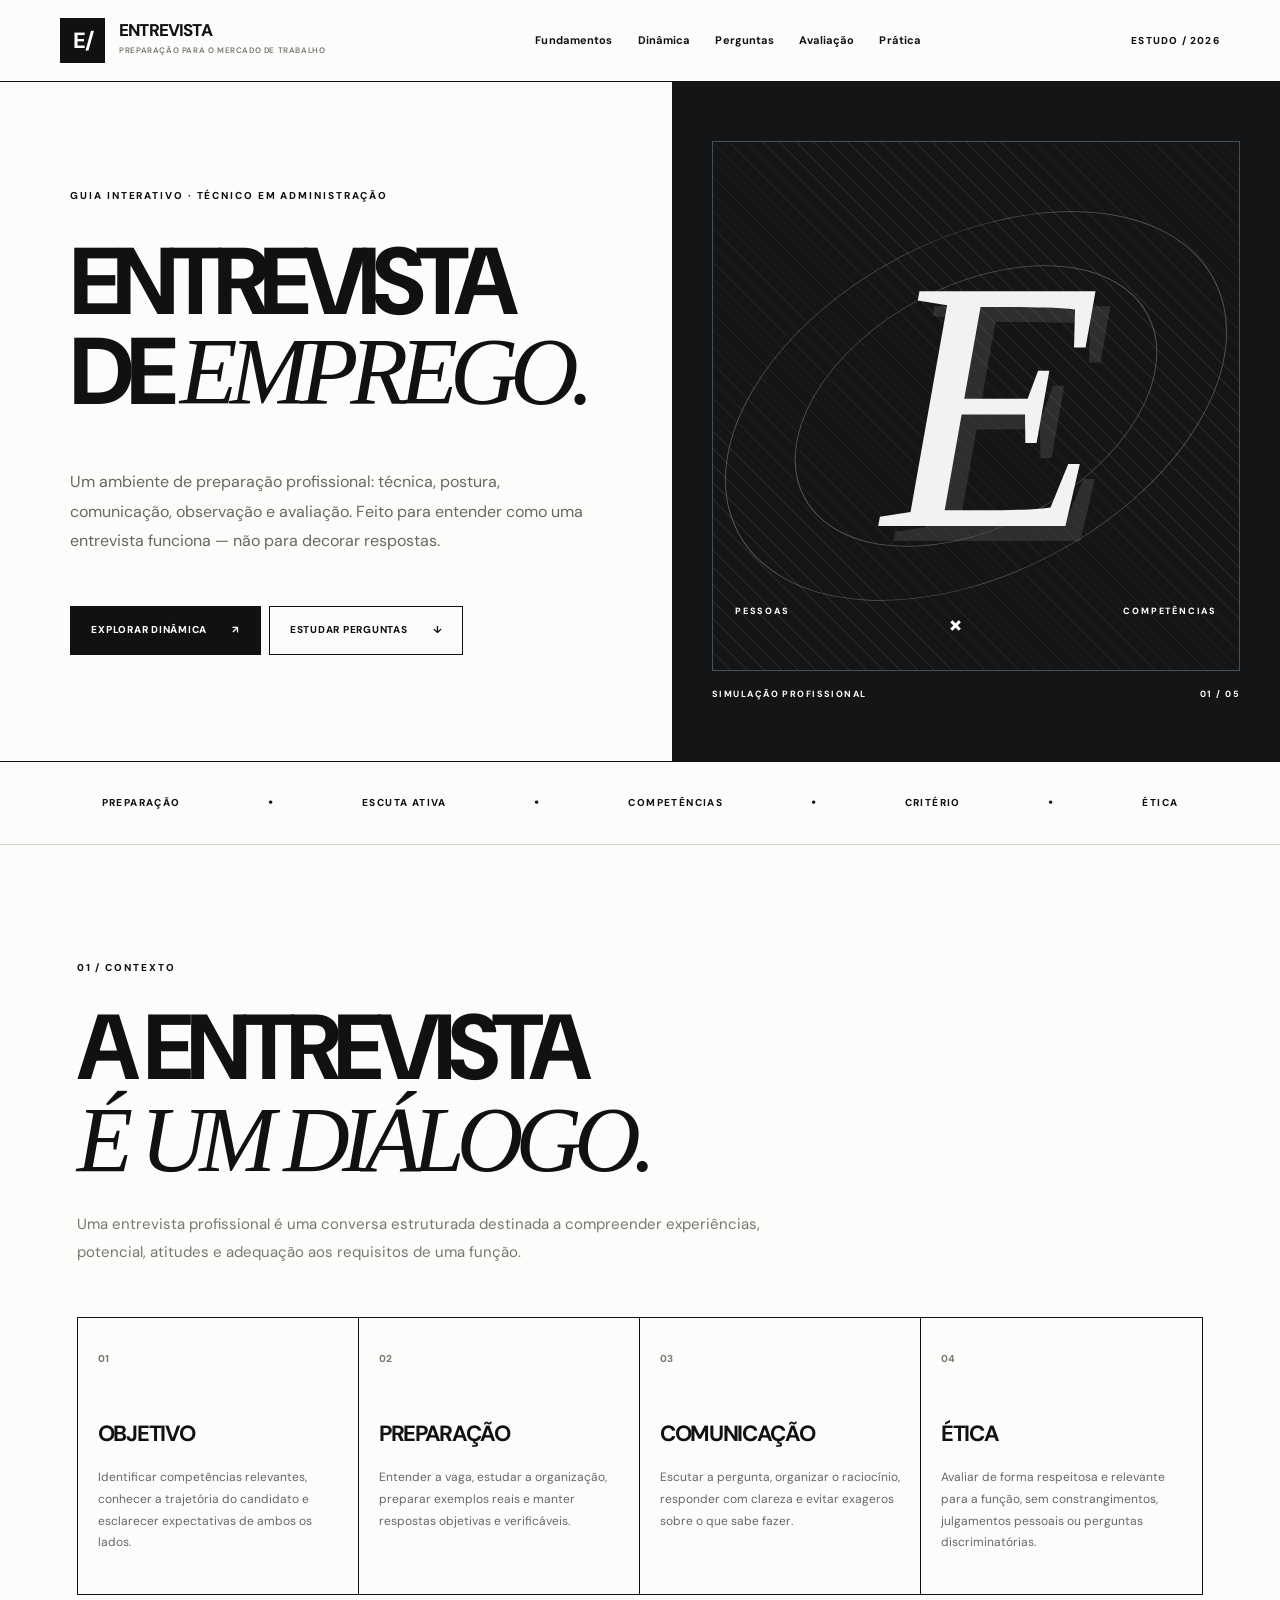
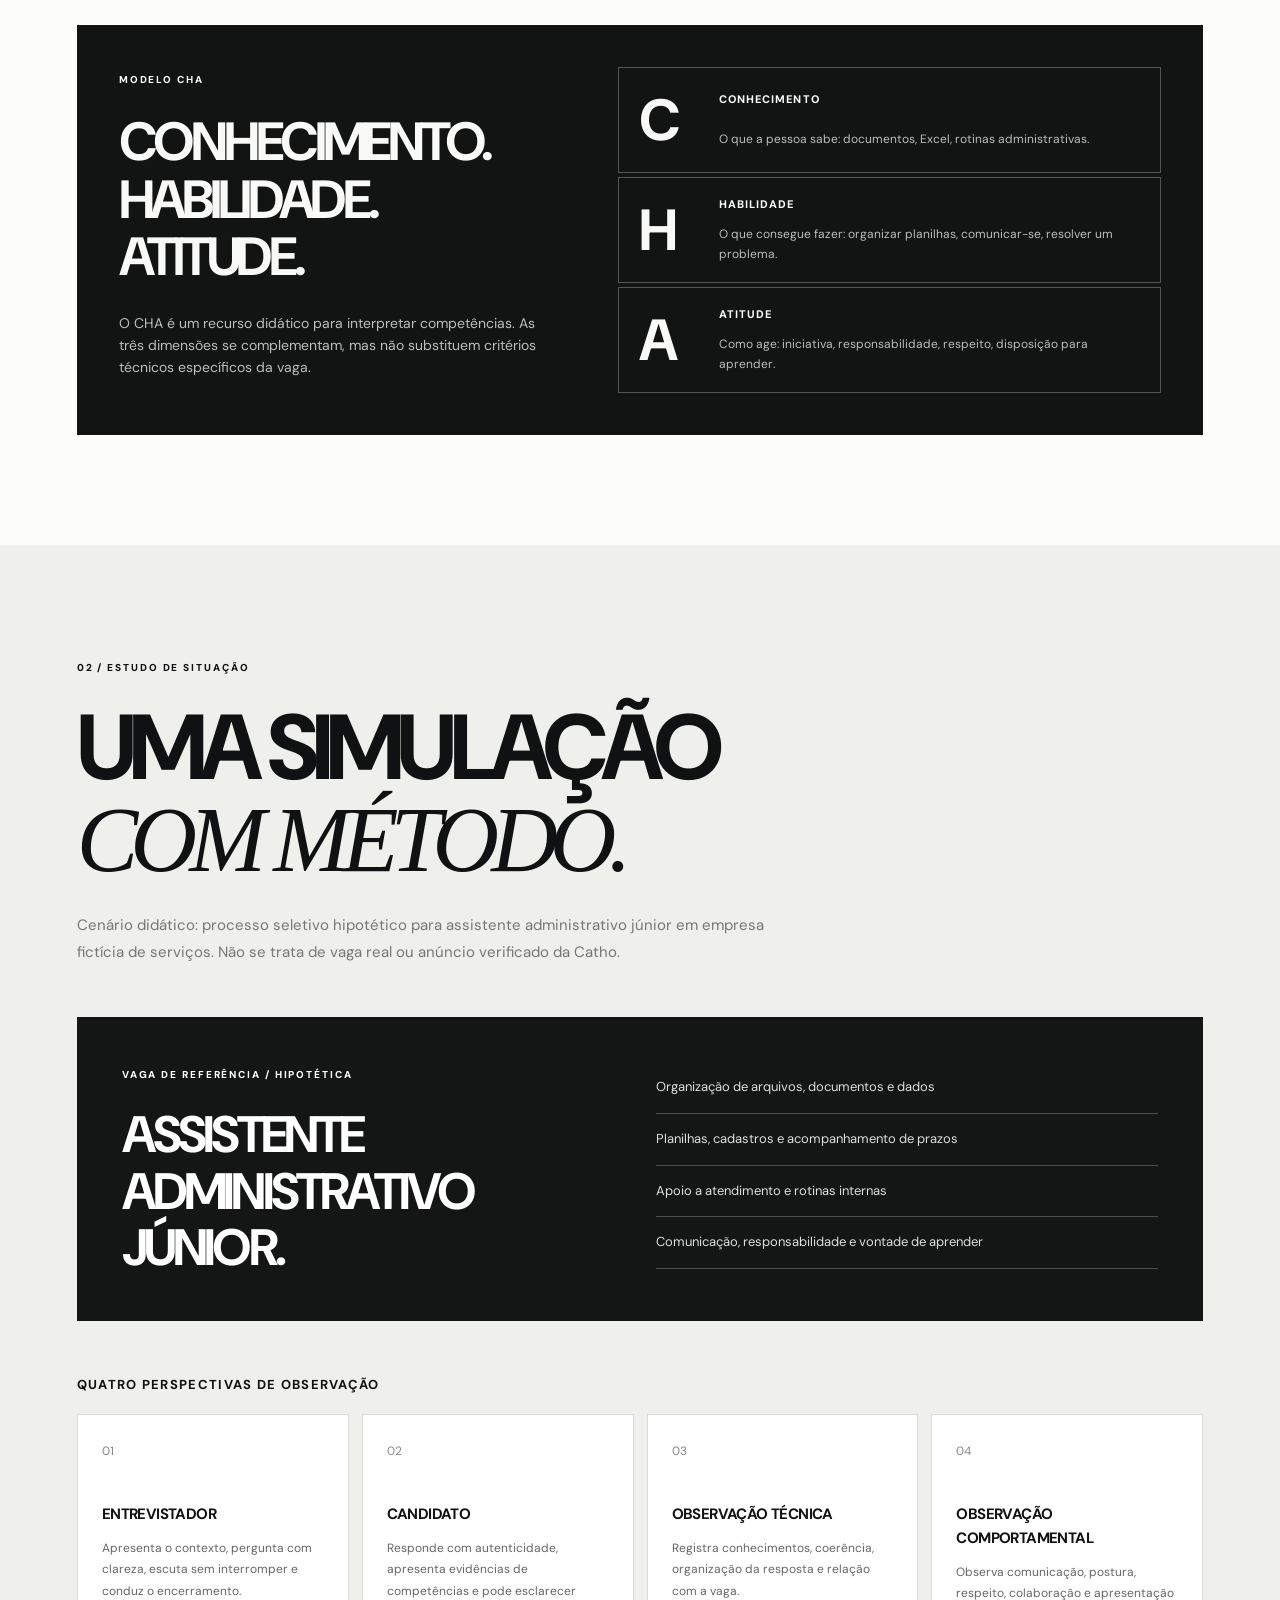
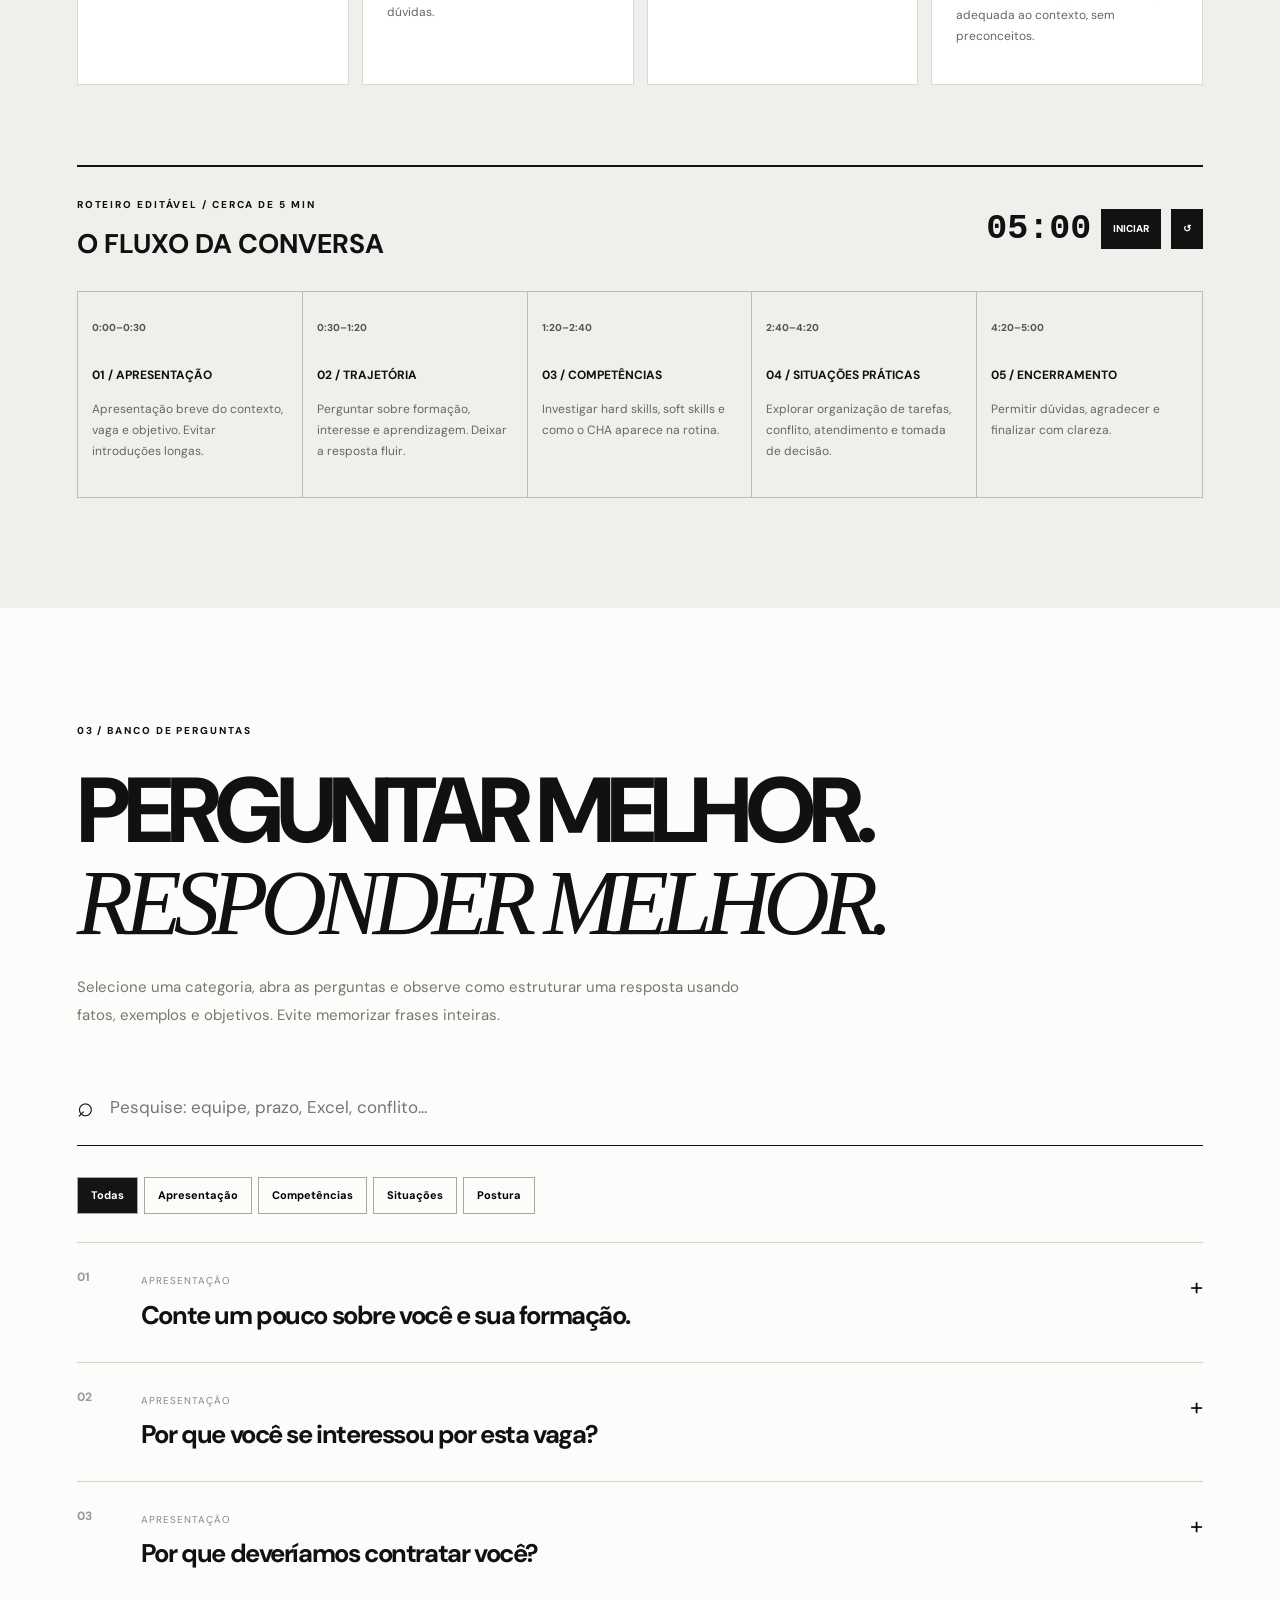
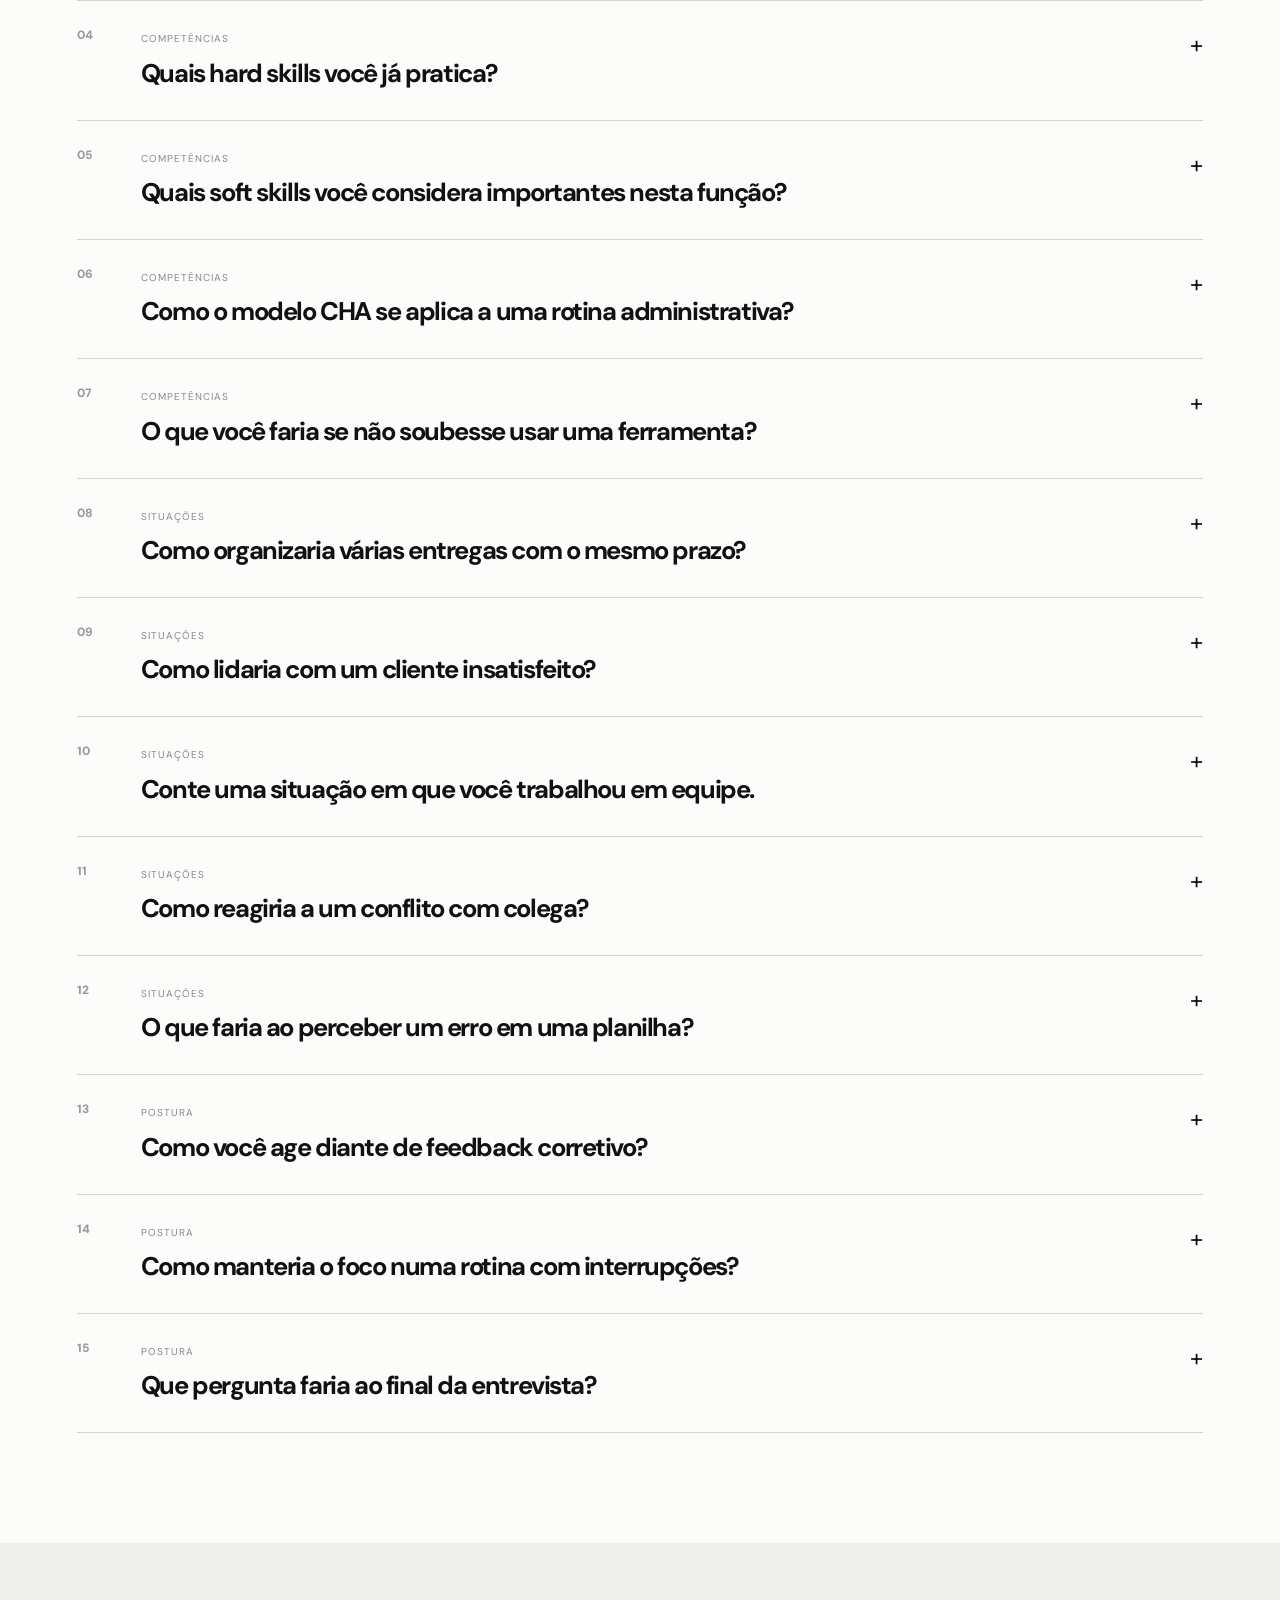
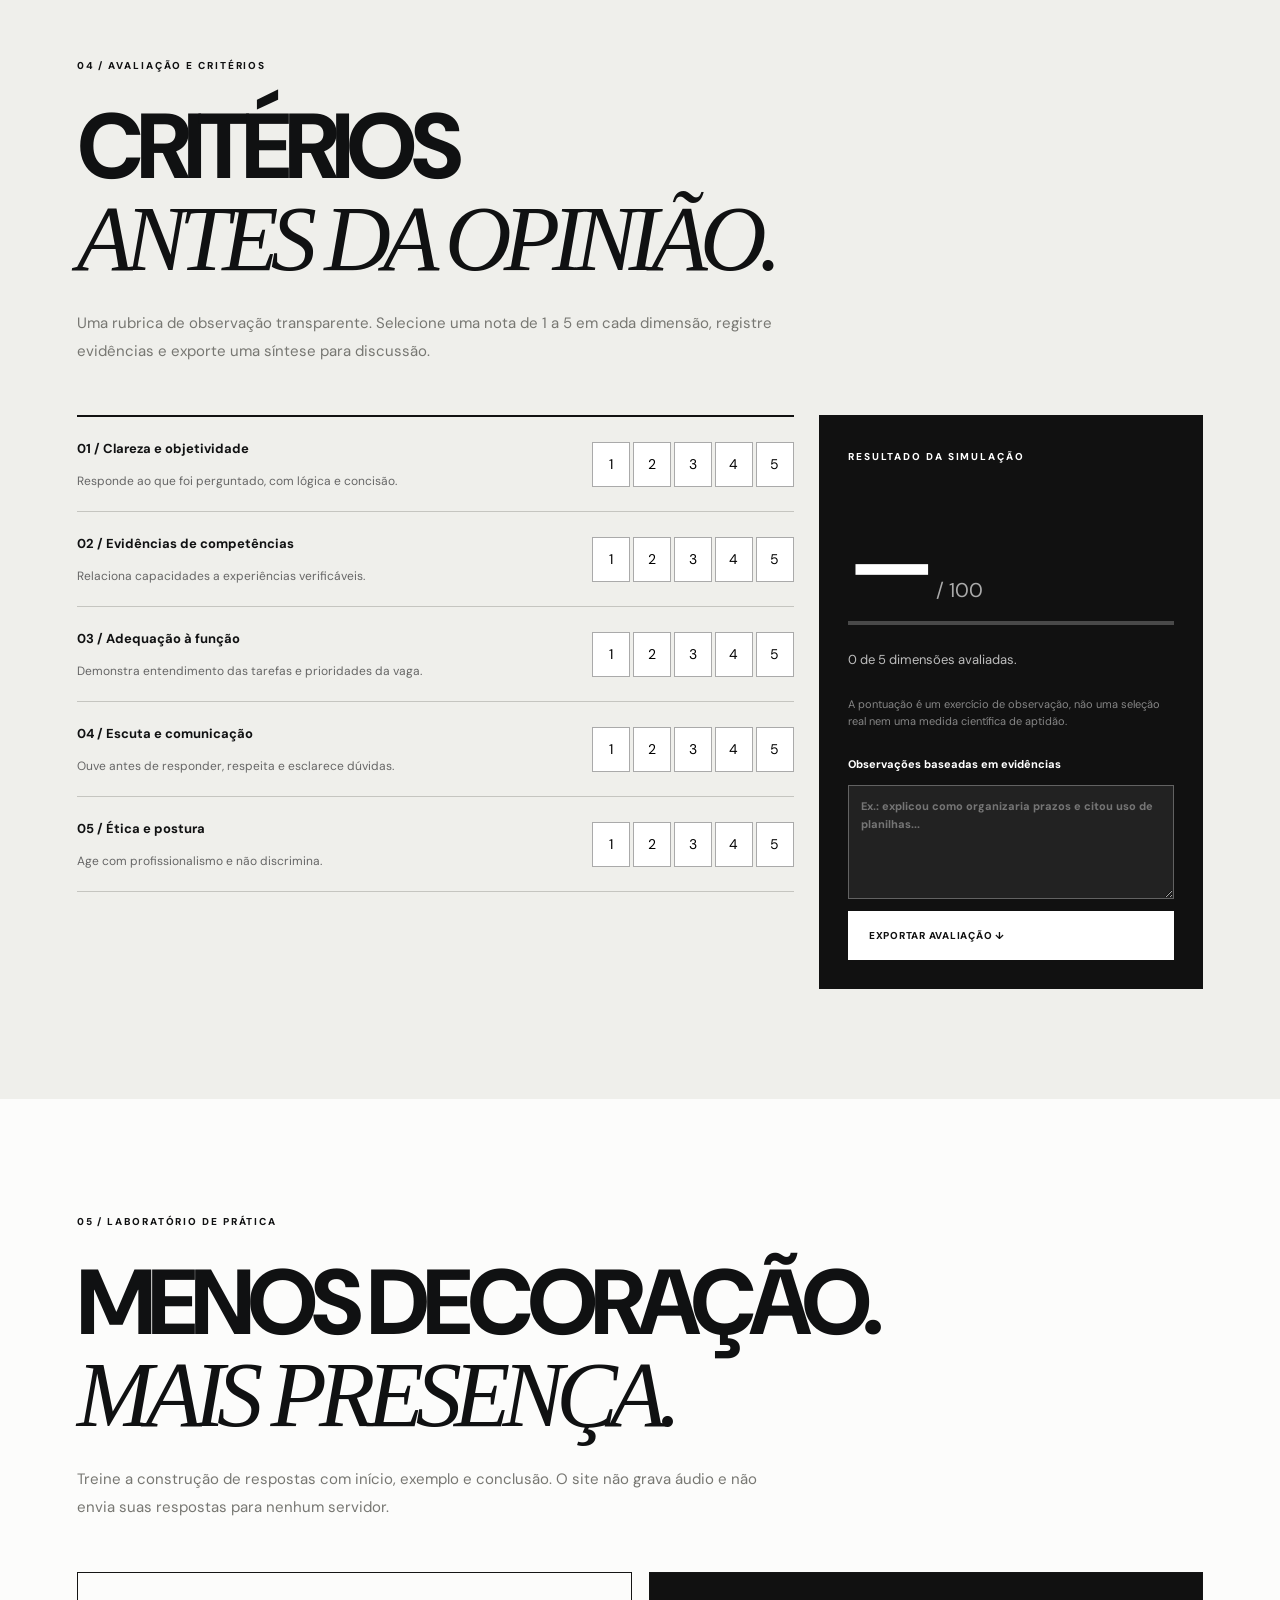
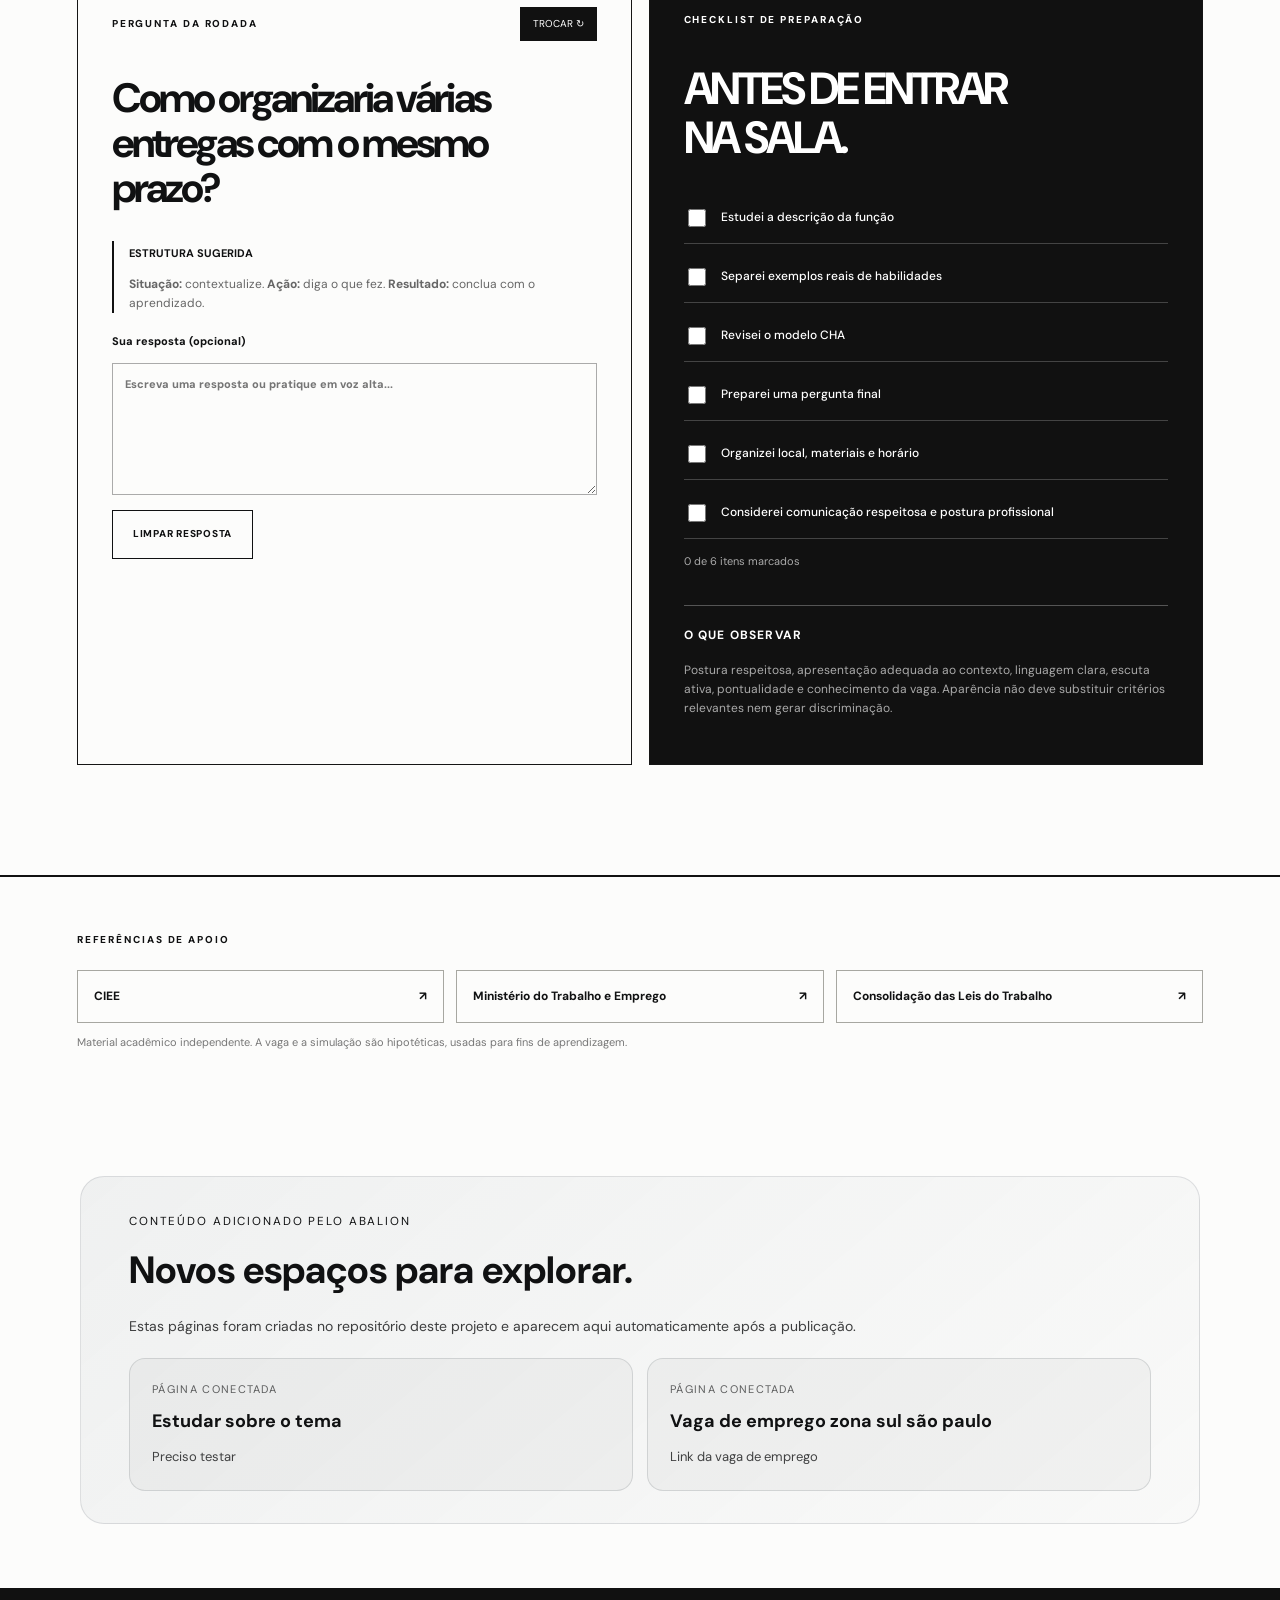
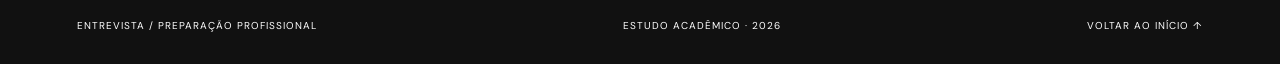
<file: index.html>
<!doctype html><html lang="pt-BR"><head><meta charset="utf-8"><meta name="viewport" content="width=device-width,initial-scale=1"><meta name="theme-color" content="#fafafa"><meta name="description" content="Entrevista de emprego: simulação, preparação profissional, competências e avaliação de uma dinâmica de recrutamento."><title>Entrevista de Emprego — PMT</title><link rel="icon" type="image/svg+xml" href="assets/favicon.svg"><link rel="stylesheet" href="assets/style.css"></head><body>
<div class="site"><header class="header"><a href="#inicio" class="brand"><span class="brand-symbol">E/</span><span>ENTREVISTA<br><small>PREPARAÇÃO PARA O MERCADO DE TRABALHO</small></span></a><nav aria-label="Conteúdo"><a href="#fundamentos">Fundamentos</a><a href="#dinamica">Dinâmica</a><a href="#perguntas">Perguntas</a><a href="#avaliacao">Avaliação</a><a href="#pratica">Prática</a></nav><div class="header-date">ESTUDO / 2026</div></header>
<main><section class="hero" id="inicio"><div class="hero-left"><span class="overline">GUIA INTERATIVO · TÉCNICO EM ADMINISTRAÇÃO</span><h1>ENTREVISTA<br>DE <em>EMPREGO.</em></h1><p>Um ambiente de preparação profissional: técnica, postura, comunicação, observação e avaliação. Feito para entender como uma entrevista funciona — não para decorar respostas.</p><div class="actions"><a class="primary" href="#dinamica">EXPLORAR DINÂMICA <span>↗</span></a><a class="secondary" href="#perguntas">ESTUDAR PERGUNTAS <span>↓</span></a></div></div><div class="hero-right"><div class="abstract-image"><div class="outline-ring ring1"></div><div class="outline-ring ring2"></div><div class="letter-e">E</div><div class="hero-label">PESSOAS <i>×</i> COMPETÊNCIAS</div></div><div class="image-caption"><span>SIMULAÇÃO PROFISSIONAL</span><span>01 / 05</span></div></div></section>
<div class="ticker"><span>PREPARAÇÃO</span><b>·</b><span>ESCUTA ATIVA</span><b>·</b><span>COMPETÊNCIAS</span><b>·</b><span>CRITÉRIO</span><b>·</b><span>ÉTICA</span></div>
<section id="fundamentos" class="section"><div class="section-head"><span class="index">01 / CONTEXTO</span><h2>A ENTREVISTA<br><em>É UM DIÁLOGO.</em></h2><p>Uma entrevista profissional é uma conversa estruturada destinada a compreender experiências, potencial, atitudes e adequação aos requisitos de uma função.</p></div><div class="concept-grid"><article><span class="number">01</span><h3>OBJETIVO</h3><p>Identificar competências relevantes, conhecer a trajetória do candidato e esclarecer expectativas de ambos os lados.</p></article><article><span class="number">02</span><h3>PREPARAÇÃO</h3><p>Entender a vaga, estudar a organização, preparar exemplos reais e manter respostas objetivas e verificáveis.</p></article><article><span class="number">03</span><h3>COMUNICAÇÃO</h3><p>Escutar a pergunta, organizar o raciocínio, responder com clareza e evitar exageros sobre o que sabe fazer.</p></article><article><span class="number">04</span><h3>ÉTICA</h3><p>Avaliar de forma respeitosa e relevante para a função, sem constrangimentos, julgamentos pessoais ou perguntas discriminatórias.</p></article></div><div class="cha"><div class="cha-intro"><span class="index">MODELO CHA</span><h3>CONHECIMENTO.<br>HABILIDADE.<br>ATITUDE.</h3><p>O CHA é um recurso didático para interpretar competências. As três dimensões se complementam, mas não substituem critérios técnicos específicos da vaga.</p></div><div class="cha-items"><div><b>C</b><span>CONHECIMENTO</span><p>O que a pessoa sabe: documentos, Excel, rotinas administrativas.</p></div><div><b>H</b><span>HABILIDADE</span><p>O que consegue fazer: organizar planilhas, comunicar-se, resolver um problema.</p></div><div><b>A</b><span>ATITUDE</span><p>Como age: iniciativa, responsabilidade, respeito, disposição para aprender.</p></div></div></div></section>
<section id="dinamica" class="section offwhite"><div class="section-head"><span class="index">02 / ESTUDO DE SITUAÇÃO</span><h2>UMA SIMULAÇÃO<br><em>COM MÉTODO.</em></h2><p>Cenário didático: processo seletivo hipotético para assistente administrativo júnior em empresa fictícia de serviços. Não se trata de vaga real ou anúncio verificado da Catho.</p></div><div class="job"><div><span class="overline">VAGA DE REFERÊNCIA / HIPOTÉTICA</span><h3>ASSISTENTE<br>ADMINISTRATIVO<br>JÚNIOR.</h3></div><ul><li>Organização de arquivos, documentos e dados</li><li>Planilhas, cadastros e acompanhamento de prazos</li><li>Apoio a atendimento e rotinas internas</li><li>Comunicação, responsabilidade e vontade de aprender</li></ul></div><h3 class="subheading">QUATRO PERSPECTIVAS DE OBSERVAÇÃO</h3><div class="roles"><article><span>01</span><h4>ENTREVISTADOR</h4><p>Apresenta o contexto, pergunta com clareza, escuta sem interromper e conduz o encerramento.</p></article><article><span>02</span><h4>CANDIDATO</h4><p>Responde com autenticidade, apresenta evidências de competências e pode esclarecer dúvidas.</p></article><article><span>03</span><h4>OBSERVAÇÃO TÉCNICA</h4><p>Registra conhecimentos, coerência, organização da resposta e relação com a vaga.</p></article><article><span>04</span><h4>OBSERVAÇÃO COMPORTAMENTAL</h4><p>Observa comunicação, postura, respeito, colaboração e apresentação adequada ao contexto, sem preconceitos.</p></article></div><div class="timeline"><div class="tline-head"><div><span class="index">ROTEIRO EDITÁVEL / CERCA DE 5 MIN</span><h3>O FLUXO DA CONVERSA</h3></div><div class="timer-control"><span id="clock">05:00</span><button id="timerToggle">INICIAR</button><button id="timerReset" aria-label="Reiniciar cronômetro">↺</button></div></div><div class="steps" id="steps"></div></div></section>
<section id="perguntas" class="section"><div class="section-head"><span class="index">03 / BANCO DE PERGUNTAS</span><h2>PERGUNTAR MELHOR.<br><em>RESPONDER MELHOR.</em></h2><p>Selecione uma categoria, abra as perguntas e observe como estruturar uma resposta usando fatos, exemplos e objetivos. Evite memorizar frases inteiras.</p></div><div class="question-controls"><label class="search"><span>⌕</span><input id="questionSearch" placeholder="Pesquise: equipe, prazo, Excel, conflito..." aria-label="Pesquisar perguntas"></label><div id="questionTags" class="tags"></div></div><div id="questionList" class="questions" aria-live="polite"></div></section>
<section id="avaliacao" class="section offwhite"><div class="section-head"><span class="index">04 / AVALIAÇÃO E CRITÉRIOS</span><h2>CRITÉRIOS<br><em>ANTES DA OPINIÃO.</em></h2><p>Uma rubrica de observação transparente. Selecione uma nota de 1 a 5 em cada dimensão, registre evidências e exporte uma síntese para discussão.</p></div><div class="rubric"><div class="rubric-controls" id="rubricRows"></div><div class="score-card"><span class="index">RESULTADO DA SIMULAÇÃO</span><div class="score"><strong id="score">—</strong><span>/ 100</span></div><div class="score-bar"><span id="scoreBar"></span></div><p id="scoreMessage">Avalie todas as dimensões para obter uma referência didática de desempenho.</p><p class="disclaimer">A pontuação é um exercício de observação, não uma seleção real nem uma medida científica de aptidão.</p><label>Observações baseadas em evidências<textarea id="rubricNotes" rows="5" placeholder="Ex.: explicou como organizaria prazos e citou uso de planilhas..."></textarea></label><button id="exportRubric" class="primary wide">EXPORTAR AVALIAÇÃO ↓</button></div></div></section>
<section id="pratica" class="section"><div class="section-head"><span class="index">05 / LABORATÓRIO DE PRÁTICA</span><h2>MENOS DECORAÇÃO.<br><em>MAIS PRESENÇA.</em></h2><p>Treine a construção de respostas com início, exemplo e conclusão. O site não grava áudio e não envia suas respostas para nenhum servidor.</p></div><div class="practice-grid"><div class="practice-card"><div class="practice-top"><span class="index">PERGUNTA DA RODADA</span><button id="newPrompt">TROCAR ↻</button></div><h3 id="practicePrompt">Descreva uma situação em que você precisou organizar várias tarefas.</h3><div class="practice-guide"><b>ESTRUTURA SUGERIDA</b><p><strong>Situação:</strong> contextualize. <strong>Ação:</strong> diga o que fez. <strong>Resultado:</strong> conclua com o aprendizado.</p></div><label>Sua resposta (opcional)<textarea id="practiceAnswer" rows="6" placeholder="Escreva uma resposta ou pratique em voz alta..."></textarea></label><button id="practiceClear" class="secondary">LIMPAR RESPOSTA</button></div><div class="practice-card dark"><span class="index">CHECKLIST DE PREPARAÇÃO</span><h3>ANTES DE ENTRAR<br>NA SALA.</h3><div id="prepChecklist" class="checklist"></div><div class="checkcount" id="checkCount">0 itens marcados</div><div class="separator"></div><h4>O QUE OBSERVAR</h4><p>Postura respeitosa, apresentação adequada ao contexto, linguagem clara, escuta ativa, pontualidade e conhecimento da vaga. Aparência não deve substituir critérios relevantes nem gerar discriminação.</p></div></div></section>
<section class="sources"><span class="index">REFERÊNCIAS DE APOIO</span><div><a href="https://www.ciee.org.br/" target="_blank" rel="noopener">CIEE <span>↗</span></a><a href="https://www.gov.br/trabalho-e-emprego/pt-br" target="_blank" rel="noopener">Ministério do Trabalho e Emprego <span>↗</span></a><a href="https://www.planalto.gov.br/ccivil_03/decreto-lei/del5452compilado.htm" target="_blank" rel="noopener">Consolidação das Leis do Trabalho <span>↗</span></a></div><p>Material acadêmico independente. A vaga e a simulação são hipotéticas, usadas para fins de aprendizagem.</p></section></main><footer><span>ENTREVISTA / PREPARAÇÃO PROFISSIONAL</span><span>ESTUDO ACADÊMICO · 2026</span><a href="#inicio">VOLTAR AO INÍCIO ↑</a></footer></div><script defer src="assets/app.js"></script><script defer src="assets/abalion-bridge.js"></script></body></html>
</file>
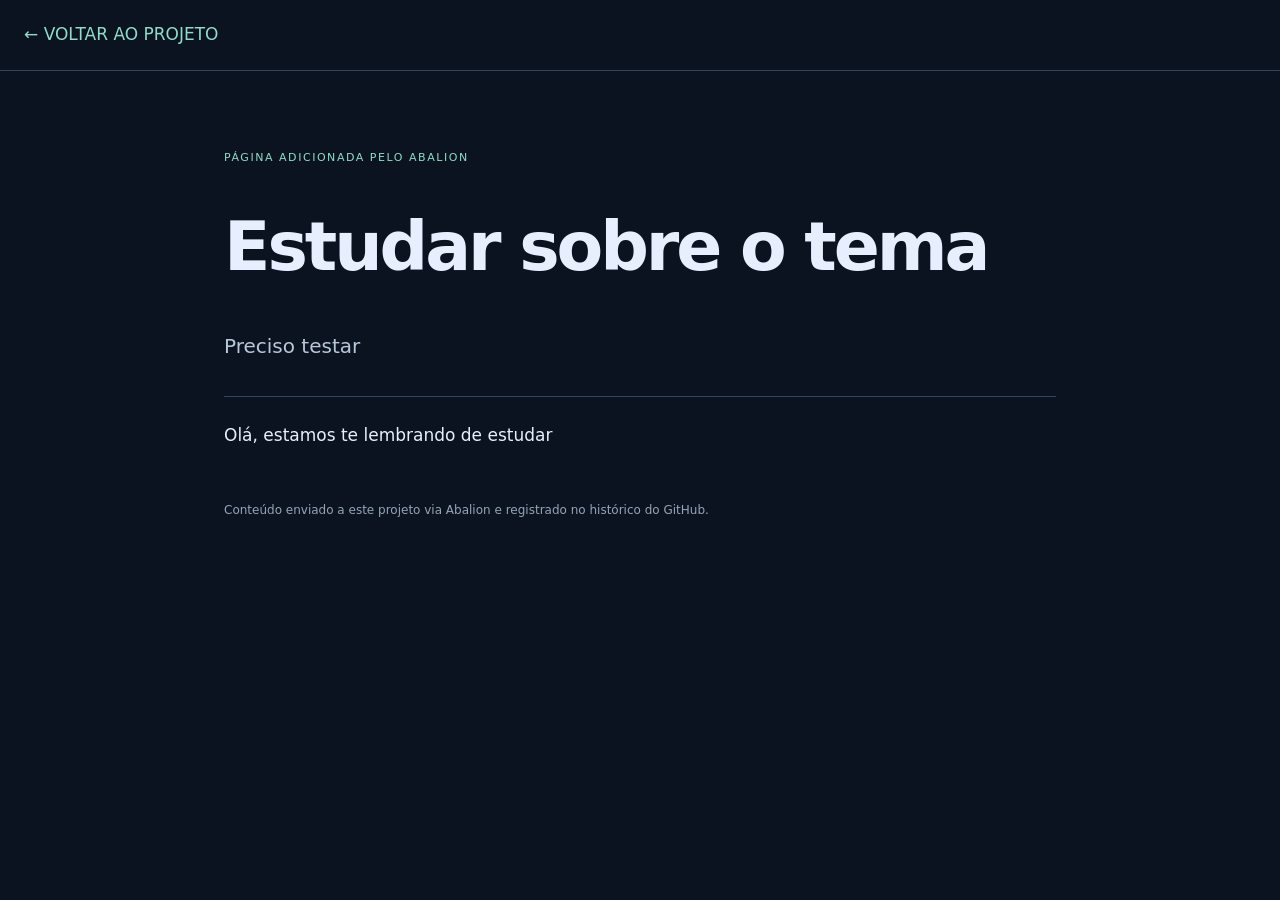
<file: abalion/pages/estudar-sobre-o-tema.html>
<!DOCTYPE html><html lang="pt-BR"><head><meta charset="utf-8"><meta name="viewport" content="width=device-width,initial-scale=1"><title>Estudar sobre o tema | Entrevista-de-Emprego</title><style>
:root{color-scheme:dark}*{box-sizing:border-box}body{margin:0;background:#0b1220;color:#e7efff;font:17px/1.75 system-ui,-apple-system,sans-serif}main{max-width:880px;margin:0 auto;padding:clamp(28px,6vw,88px) 24px}a{color:#92dbc7}.tag{letter-spacing:.14em;font-size:11px;color:#92dbc7}h1{font-size:clamp(36px,6vw,68px);line-height:1.04;letter-spacing:-.045em}.summary{font-size:20px;color:#b8c8d8}.body{border-top:1px solid #334558;padding-top:24px;margin-top:32px;white-space:normal}.body p{margin:0 0 22px}nav{padding:20px 24px;border-bottom:1px solid #334558}nav a{text-decoration:none}footer{margin-top:50px;font-size:12px;color:#94a5b5}</style></head><body><nav><a href="../../index.html#abalion-materiais">← VOLTAR AO PROJETO</a></nav><main><div class="tag">PÁGINA ADICIONADA PELO ABALION</div><h1>Estudar sobre o tema</h1><p class="summary">Preciso testar</p><div class="body"><p>Olá, estamos te lembrando de estudar</p></div><footer>Conteúdo enviado a este projeto via Abalion e registrado no histórico do GitHub.</footer></main></body></html>
</file>
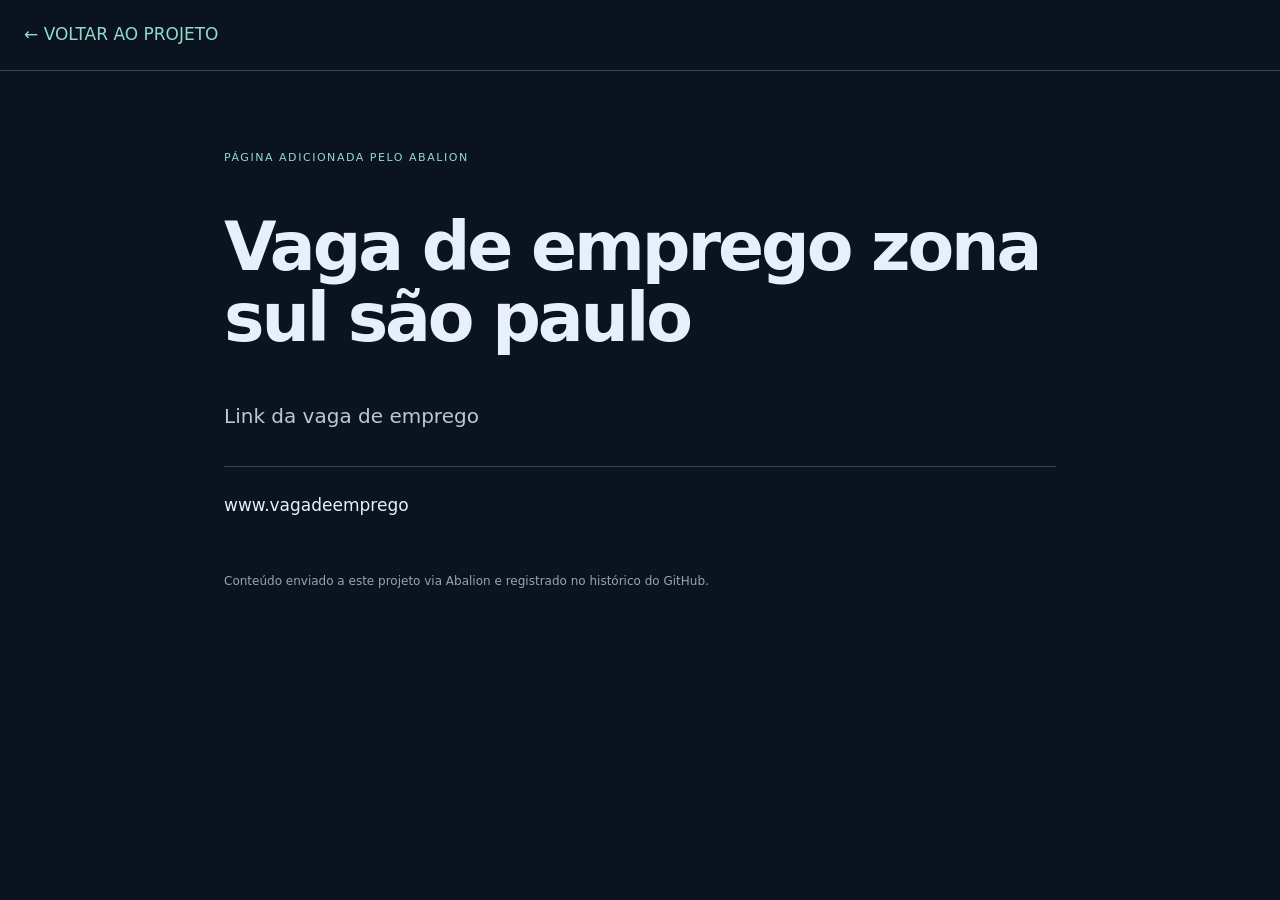
<file: abalion/pages/vaga-de-emprego-zona-sul-sao-paulo.html>
<!DOCTYPE html><html lang="pt-BR"><head><meta charset="utf-8"><meta name="viewport" content="width=device-width,initial-scale=1"><title>Vaga de emprego zona sul são paulo | Entrevista-de-Emprego</title><style>
:root{color-scheme:dark}*{box-sizing:border-box}body{margin:0;background:#0b1220;color:#e7efff;font:17px/1.75 system-ui,-apple-system,sans-serif}main{max-width:880px;margin:0 auto;padding:clamp(28px,6vw,88px) 24px}a{color:#92dbc7}.tag{letter-spacing:.14em;font-size:11px;color:#92dbc7}h1{font-size:clamp(36px,6vw,68px);line-height:1.04;letter-spacing:-.045em}.summary{font-size:20px;color:#b8c8d8}.body{border-top:1px solid #334558;padding-top:24px;margin-top:32px;white-space:normal}.body p{margin:0 0 22px}nav{padding:20px 24px;border-bottom:1px solid #334558}nav a{text-decoration:none}footer{margin-top:50px;font-size:12px;color:#94a5b5}</style></head><body><nav><a href="../../index.html#abalion-materiais">← VOLTAR AO PROJETO</a></nav><main><div class="tag">PÁGINA ADICIONADA PELO ABALION</div><h1>Vaga de emprego zona sul são paulo</h1><p class="summary">Link da vaga de emprego</p><div class="body"><p>www.vagadeemprego</p></div><footer>Conteúdo enviado a este projeto via Abalion e registrado no histórico do GitHub.</footer></main></body></html>
</file>
<file: assets/style.css>
@import url('https://fonts.googleapis.com/css2?family=DM+Sans:wght@400;500;600;700;800&family=Manrope:wght@400;500;600;700;800&display=swap');:root{--ink:#101112;--paper:#fcfcfb;--alt:#efefeb;--mute:#777774;--line:#d2d2ce;--black:#101112;--white:#fff;color-scheme:light;scroll-behavior:smooth}*{box-sizing:border-box}body{margin:0;background:var(--paper);color:var(--ink);font-family:'DM Sans',Arial,sans-serif;line-height:1.6;font-size:14px}a{color:inherit;text-decoration:none}button,input,textarea{font:inherit}button{cursor:pointer}.site{min-height:100vh;overflow:hidden}.header{height:82px;padding:0 clamp(20px,4.7vw,86px);border-bottom:1px solid var(--ink);display:flex;align-items:center;justify-content:space-between;gap:30px;background:var(--paper)}.brand{display:flex;align-items:center;gap:14px;font-size:17px;font-weight:800;line-height:1.0;letter-spacing:-.05em}.brand-symbol{width:45px;height:45px;background:#101112;color:white;display:grid;place-items:center;font-size:22px;letter-spacing:-.08em}.brand small{font-weight:600;font-size:8px;letter-spacing:.075em;line-height:1.9;color:var(--mute)}.header nav{display:flex;gap:25px}.header nav a{font-size:11px;font-weight:700;letter-spacing:.01em}.header nav a:hover{text-decoration:underline}.header-date{font-size:10px;letter-spacing:.12em;font-weight:800;white-space:nowrap}.hero{display:grid;grid-template-columns:1.05fr .95fr;min-height:680px;border-bottom:1px solid var(--ink)}.hero-left{display:flex;flex-direction:column;justify-content:center;padding:70px clamp(20px,5.5vw,98px)}.overline,.index{font-size:10px;font-weight:800;letter-spacing:.19em}.hero h1{font-size:clamp(55px,7.4vw,124px);line-height:.95;letter-spacing:-.09em;margin:33px 0;white-space:nowrap;font-weight:800}.hero h1 em,.section-head h2 em{font-weight:400;font-family:Georgia,'Times New Roman',serif;font-style:italic;letter-spacing:-.085em}.hero-left p{color:#686862;max-width:560px;font-size:16px;line-height:1.85}.actions{display:flex;gap:8px;flex-wrap:wrap;margin-top:34px}.primary,.secondary{min-height:49px;padding:14px 20px;border:1px solid var(--ink);display:inline-flex;align-items:center;justify-content:space-between;gap:25px;font-size:10px;letter-spacing:.075em;font-weight:800}.primary{background:var(--black);color:white}.secondary{background:transparent;color:var(--ink)}.primary:hover,.secondary:hover{transform:translateY(-2px)}.hero-right{background:#141516;color:#fff;position:relative;min-height:580px;display:flex;flex-direction:column;justify-content:center;padding:40px;overflow:hidden}.abstract-image{height:530px;position:relative;display:grid;place-items:center;border:1px solid #4c4f51;overflow:hidden;background:repeating-linear-gradient(45deg,#222425 0 1px,transparent 1px 12px)}.outline-ring{position:absolute;border:1px solid #a2a4a475;border-radius:50%;width:390px;height:390px;transform:rotate(-28deg) scaleY(.62)}.ring2{width:540px;height:540px;animation:ring 32s linear infinite}.letter-e{font-family:Georgia,serif;font-size:clamp(240px,28vw,440px);line-height:1;color:#f2f2f0;font-style:italic;letter-spacing:-.2em;text-shadow:15px 15px 0 #77777740;z-index:2;transform:translateX(-20px)}.hero-label{position:absolute;bottom:25px;left:22px;right:22px;display:flex;justify-content:space-between;font-weight:800;letter-spacing:.2em;font-size:9px}.hero-label i{font-size:26px;font-style:normal}.image-caption{display:flex;justify-content:space-between;font-size:9px;letter-spacing:.16em;font-weight:700;margin-top:16px}.ticker{padding:24px;display:flex;align-items:center;justify-content:space-evenly;gap:10px;border-bottom:1px solid var(--line);font-size:10px;font-weight:800;letter-spacing:.14em}.ticker b{font-size:21px}.section{padding:110px clamp(20px,6vw,115px);scroll-margin-top:12px}.section.offwhite{background:var(--alt)}.section-head{max-width:950px;margin-bottom:50px}.section-head h2{font-size:clamp(57px,7.2vw,110px);line-height:1;letter-spacing:-.075em;font-weight:800;margin:25px 0}.section-head p{max-width:700px;color:#777772;font-size:15px;line-height:1.85}.concept-grid{display:grid;grid-template-columns:repeat(4,minmax(0,1fr));border:1px solid var(--ink)}.concept-grid article{padding:28px 20px;border-right:1px solid var(--ink)}.concept-grid article:last-child{border:0}.number{font-size:10px;color:var(--mute);font-weight:800}.concept-grid h3{font-size:22px;letter-spacing:-.06em;margin:48px 0 16px}.concept-grid p{font-size:12px;color:#666;line-height:1.8}.cha{display:grid;grid-template-columns:1fr 1.15fr;margin-top:30px;background:#121313;color:#f9f9f7;gap:26px;padding:42px}.cha-intro h3{font-size:clamp(38px,4.2vw,67px);line-height:1.07;letter-spacing:-.08em;margin:25px 0}.cha-intro p{color:#bdbdbd;max-width:440px}.cha-items{display:grid;gap:4px}.cha-items>div{border:1px solid #525554;display:grid;grid-template-columns:70px 1fr;column-gap:10px;align-items:center;padding:12px 20px}.cha-items b{font-size:58px;line-height:1;grid-row:span 2}.cha-items span{font-size:11px;letter-spacing:.1em;font-weight:800}.cha-items p{font-size:12px;color:#bcbcbc;margin:0}.job{background:#141515;color:#fff;padding:45px;display:grid;grid-template-columns:1fr 1fr;gap:32px}.job h3{font-size:clamp(38px,4vw,64px);letter-spacing:-.075em;line-height:1.1;margin:23px 0 0}.job ul{list-style:none;padding:0;margin:0}.job li{padding:15px 0;border-bottom:1px solid #4c4e4e;color:#dededb;font-size:13px}.subheading{margin:54px 0 18px;font-size:13px;letter-spacing:.1em}.roles{display:grid;grid-template-columns:repeat(4,1fr);gap:13px}.roles article{background:#fff;border:1px solid #dbdbd6;padding:24px}.roles article>span{font-size:12px;color:#888}.roles h4{font-size:15px;letter-spacing:-.04em;margin:40px 0 12px}.roles p{font-size:12px;color:#666;line-height:1.8}.timeline{border-top:2px solid #111;margin-top:80px}.tline-head{display:flex;align-items:center;justify-content:space-between;gap:25px;padding:25px 0}.tline-head h3{font-size:27px;margin:8px 0 0}.timer-control{display:flex;gap:10px;align-items:center}.timer-control span{font-family:monospace;font-size:35px;font-weight:700}.timer-control button{background:#121212;border:1px solid #121212;color:#fff;padding:11px;font-size:10px;font-weight:800}.steps{display:grid;grid-template-columns:repeat(5,1fr);gap:0;border:1px solid #bdbdb7}.step{border-right:1px solid #bdbdb7;padding:23px 14px}.step:last-child{border:0}.step-time{font-size:10px;font-weight:800;color:#555}.step>b{display:block;font-size:12px;margin:30px 0 15px;line-height:1.4}.step p{color:#666;font-size:12px;line-height:1.75}.question-controls{display:flex;gap:15px;flex-direction:column}.search{display:flex;align-items:center;gap:14px;border-bottom:1px solid #111;padding:5px 0 15px}.search span{font-size:28px}.search input{border:0;background:transparent;min-width:0;width:100%;outline:0;font-size:17px}.tags{display:flex;gap:6px;flex-wrap:wrap;margin:16px 0 28px}.tags button{border:1px solid #a7a7a2;background:transparent;padding:9px 13px;font-size:11px;font-weight:700}.tags .sel{background:#141414;color:white}.questions{border-top:1px solid var(--line)}.question{border-bottom:1px solid var(--line)}.question summary{cursor:pointer;display:flex;gap:28px;padding:25px 0;list-style:none;align-items:start}.question summary::-webkit-details-marker{display:none}.question summary>span{font-size:12px;color:#999;font-weight:800;min-width:36px}.question summary>div{flex:1}.question small{font-size:10px;color:#888;letter-spacing:.1em;text-transform:uppercase}.question h3{font-size:clamp(19px,2vw,30px);font-weight:700;letter-spacing:-.055em;margin:5px 0 0}.question summary>b{font-size:24px;font-weight:400}.question[open] summary>b{transform:rotate(45deg)}.answer{padding:0 0 30px 65px;max-width:770px}.answer>strong{font-size:12px}.answer p{color:#555;font-size:14px}.answer small{color:#888}.rubric{display:grid;grid-template-columns:1.4fr .75fr;gap:25px}.rubric-controls{border-top:2px solid #111}.rubric-row{border-bottom:1px solid #c5c5c0;padding:20px 0;display:flex;align-items:center;justify-content:space-between;gap:25px}.rubric-row b{font-size:13px}.rubric-row p{font-size:12px;color:#666;max-width:470px;margin-bottom:0}.rating{display:flex;gap:3px}.rating button{background:white;border:1px solid #aaa;padding:10px 12px;min-width:38px}.rating button.selected{background:#111;color:#fff;border-color:#111}.score-card{background:#111;color:#fff;padding:29px;align-self:start}.score{margin:60px 0 15px;display:flex;align-items:baseline;gap:10px}.score strong{font-size:95px;letter-spacing:-.1em;line-height:.8}.score span{font-size:20px;color:#aaa}.score-bar{height:4px;background:#494949}.score-bar span{display:block;width:0%;height:100%;background:white;transition:width .3s}.score-card p{font-size:13px;color:#bdbdbd;margin:25px 0}.score-card .disclaimer{font-size:11px;color:#868686}.score-card label,.practice-card label{display:block;font-size:11px;font-weight:800}.score-card textarea,.practice-card textarea{display:block;width:100%;margin-top:12px;resize:vertical;border:1px solid #626262;background:#222;color:#fff;padding:12px}.wide{width:100%;text-align:center;border-color:white;margin-top:12px;background:white;color:#111}.practice-grid{display:grid;grid-template-columns:1fr 1fr;gap:17px}.practice-card{border:1px solid #151515;padding:34px}.practice-card.dark{background:#111;color:#fff}.practice-top{display:flex;justify-content:space-between;align-items:center}.practice-top button{font-size:10px;background:#111;color:white;border:0;padding:9px 13px}.practice-card h3{font-size:clamp(33px,3.2vw,52px);letter-spacing:-.07em;line-height:1.1;margin:35px 0 30px}.practice-guide{border-left:2px solid #111;padding-left:15px;margin-bottom:20px}.practice-guide b{font-size:11px}.practice-guide p{font-size:12px;color:#666}.practice-card textarea{background:transparent;color:#111;border:1px solid #aaa}.practice-card .secondary{margin-top:15px}.practice-card.dark h3{font-size:45px}.checklist{display:grid;gap:8px}.checklist label{display:flex;gap:12px;align-items:center;padding:13px 0;border-bottom:1px solid #444;font-size:12px;font-weight:500}.checklist input{accent-color:#fff;width:18px;height:18px}.checkcount{font-size:11px;color:#aaa;margin-top:14px}.separator{height:1px;background:#555;margin:34px 0 20px}.practice-card.dark h4{font-size:12px;letter-spacing:.1em}.practice-card.dark p{color:#aaa;font-size:12px}.sources{padding:50px clamp(20px,6vw,115px);border-top:2px solid #111}.sources>div{display:grid;grid-template-columns:repeat(3,1fr);gap:12px;margin-top:20px}.sources a{border:1px solid #a7a7a1;padding:16px;display:flex;justify-content:space-between;font-size:12px;font-weight:700}.sources p{font-size:11px;color:#777}.sources a:hover{background:#111;color:white}footer{background:#111;color:#fff;padding:30px clamp(20px,6vw,115px);display:flex;justify-content:space-between;flex-wrap:wrap;gap:18px;font-size:10px;letter-spacing:.1em}.reveal{opacity:0;transform:translateY(16px);transition:opacity .7s ease,transform .7s ease}.reveal.visible{opacity:1;transform:none}@keyframes ring{to{transform:rotate(330deg) scaleY(.62)}}@media(max-width:1180px){.header nav{gap:12px}.hero{grid-template-columns:1fr}.hero-right{min-height:430px}.abstract-image{height:370px}.concept-grid{grid-template-columns:repeat(2,1fr)}.concept-grid article:nth-child(2){border-right:0}.concept-grid article:nth-child(-n+2){border-bottom:1px solid #111}.roles{grid-template-columns:repeat(2,1fr)}.steps{grid-template-columns:repeat(3,1fr)}.rubric{grid-template-columns:1fr}}@media(max-width:740px){.header{height:auto;padding:14px;flex-wrap:wrap;gap:12px}.header nav{order:3;width:100%;overflow:auto;white-space:nowrap;padding:6px 0}.header-date{display:none}.hero-left{padding:55px 20px}.hero h1{white-space:normal;font-size:clamp(55px,12vw,84px)}.hero-right{padding:15px;min-height:330px}.abstract-image{height:290px}.letter-e{font-size:260px}.ticker{overflow:auto;justify-content:flex-start;white-space:nowrap;padding:15px}.section{padding:68px 18px}.section-head h2{font-size:clamp(50px,11vw,80px)}.concept-grid,.cha,.job,.roles,.practice-grid{grid-template-columns:1fr}.concept-grid article{border-right:0;border-bottom:1px solid #111}.concept-grid article:last-child{border-bottom:0}.cha,.job{padding:24px}.cha-items>div{grid-template-columns:50px 1fr}.cha-items b{font-size:46px}.tline-head{flex-direction:column;align-items:start}.steps{grid-template-columns:1fr}.step{border-right:0;border-bottom:1px solid #bbb}.rubric-row{align-items:start;flex-direction:column;gap:10px}.rating button{min-width:39px}.sources{padding:45px 18px}.sources>div{grid-template-columns:1fr}.score-card{padding:20px}.practice-card{padding:24px}footer{padding:25px 18px}}@media(prefers-reduced-motion:reduce){*,*::before,*::after{transition:none!important;animation:none!important;scroll-behavior:auto!important}.reveal{opacity:1;transform:none}}
</file>
